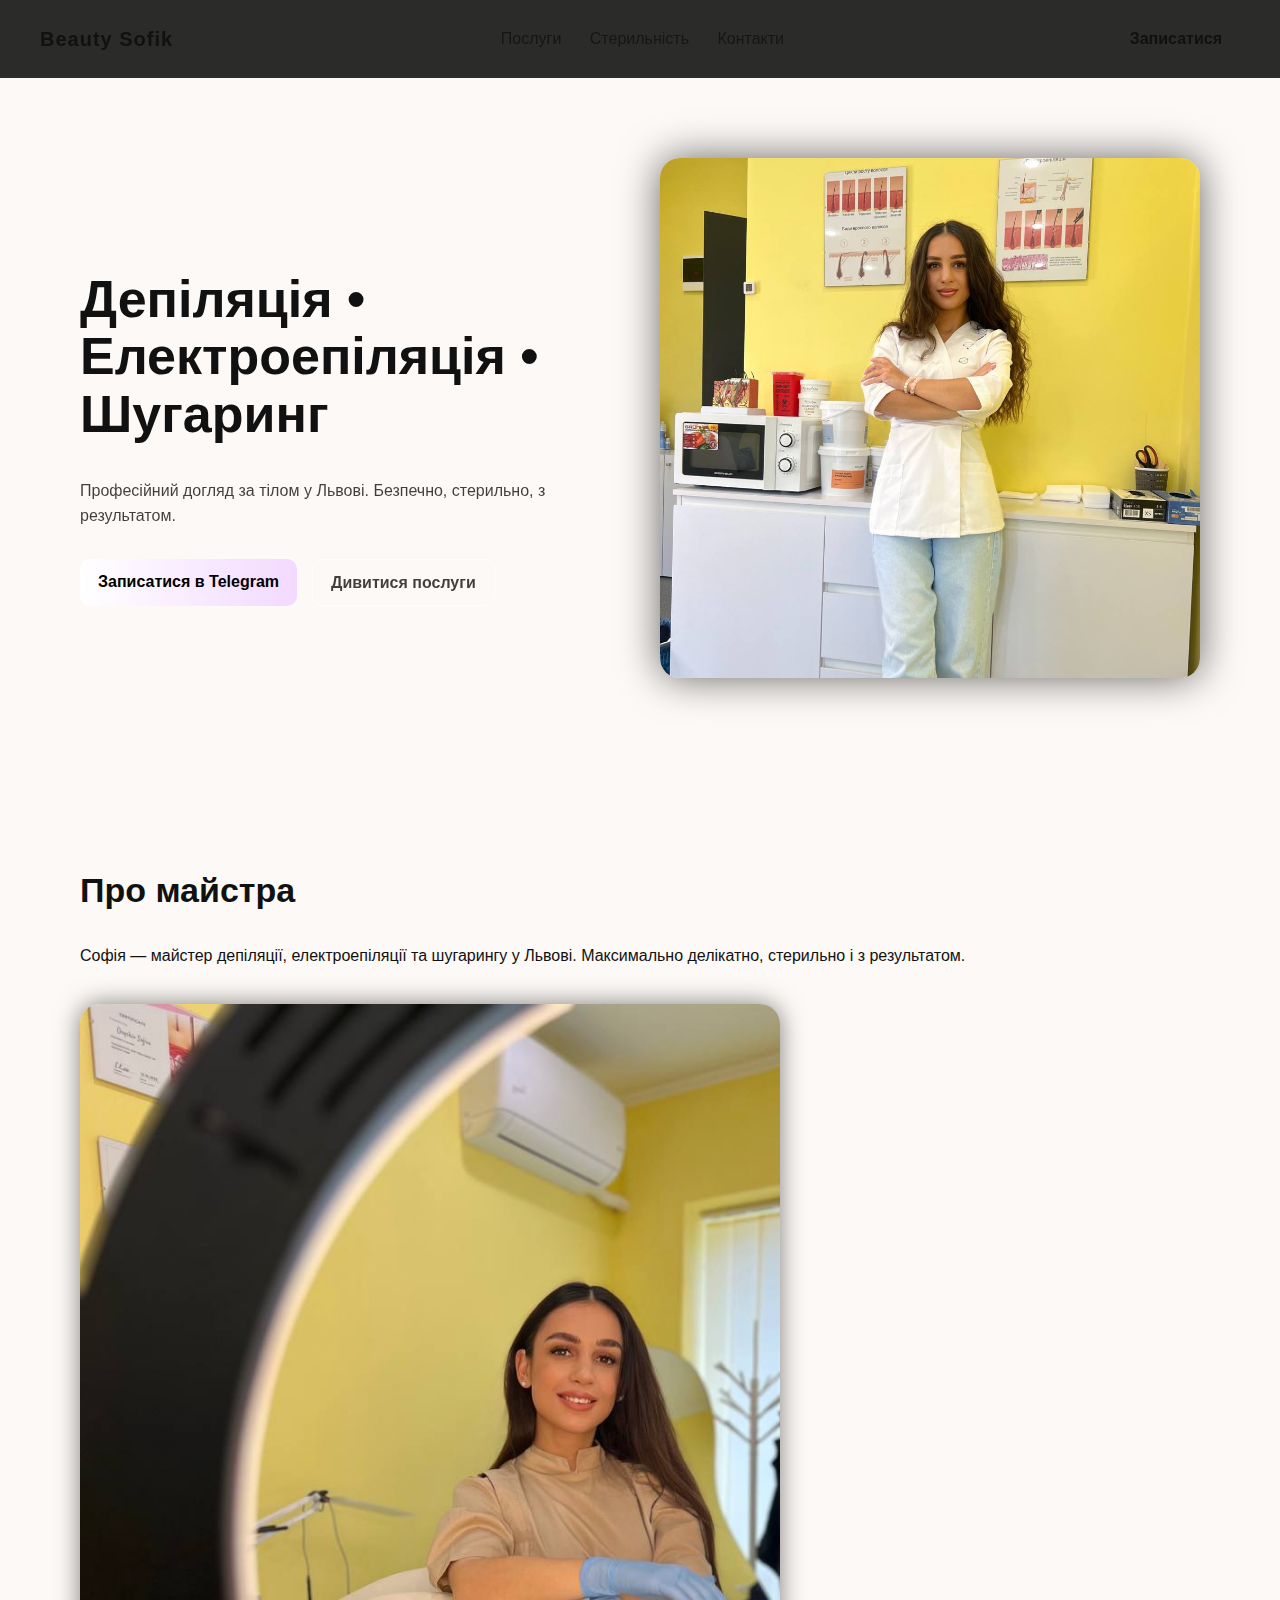
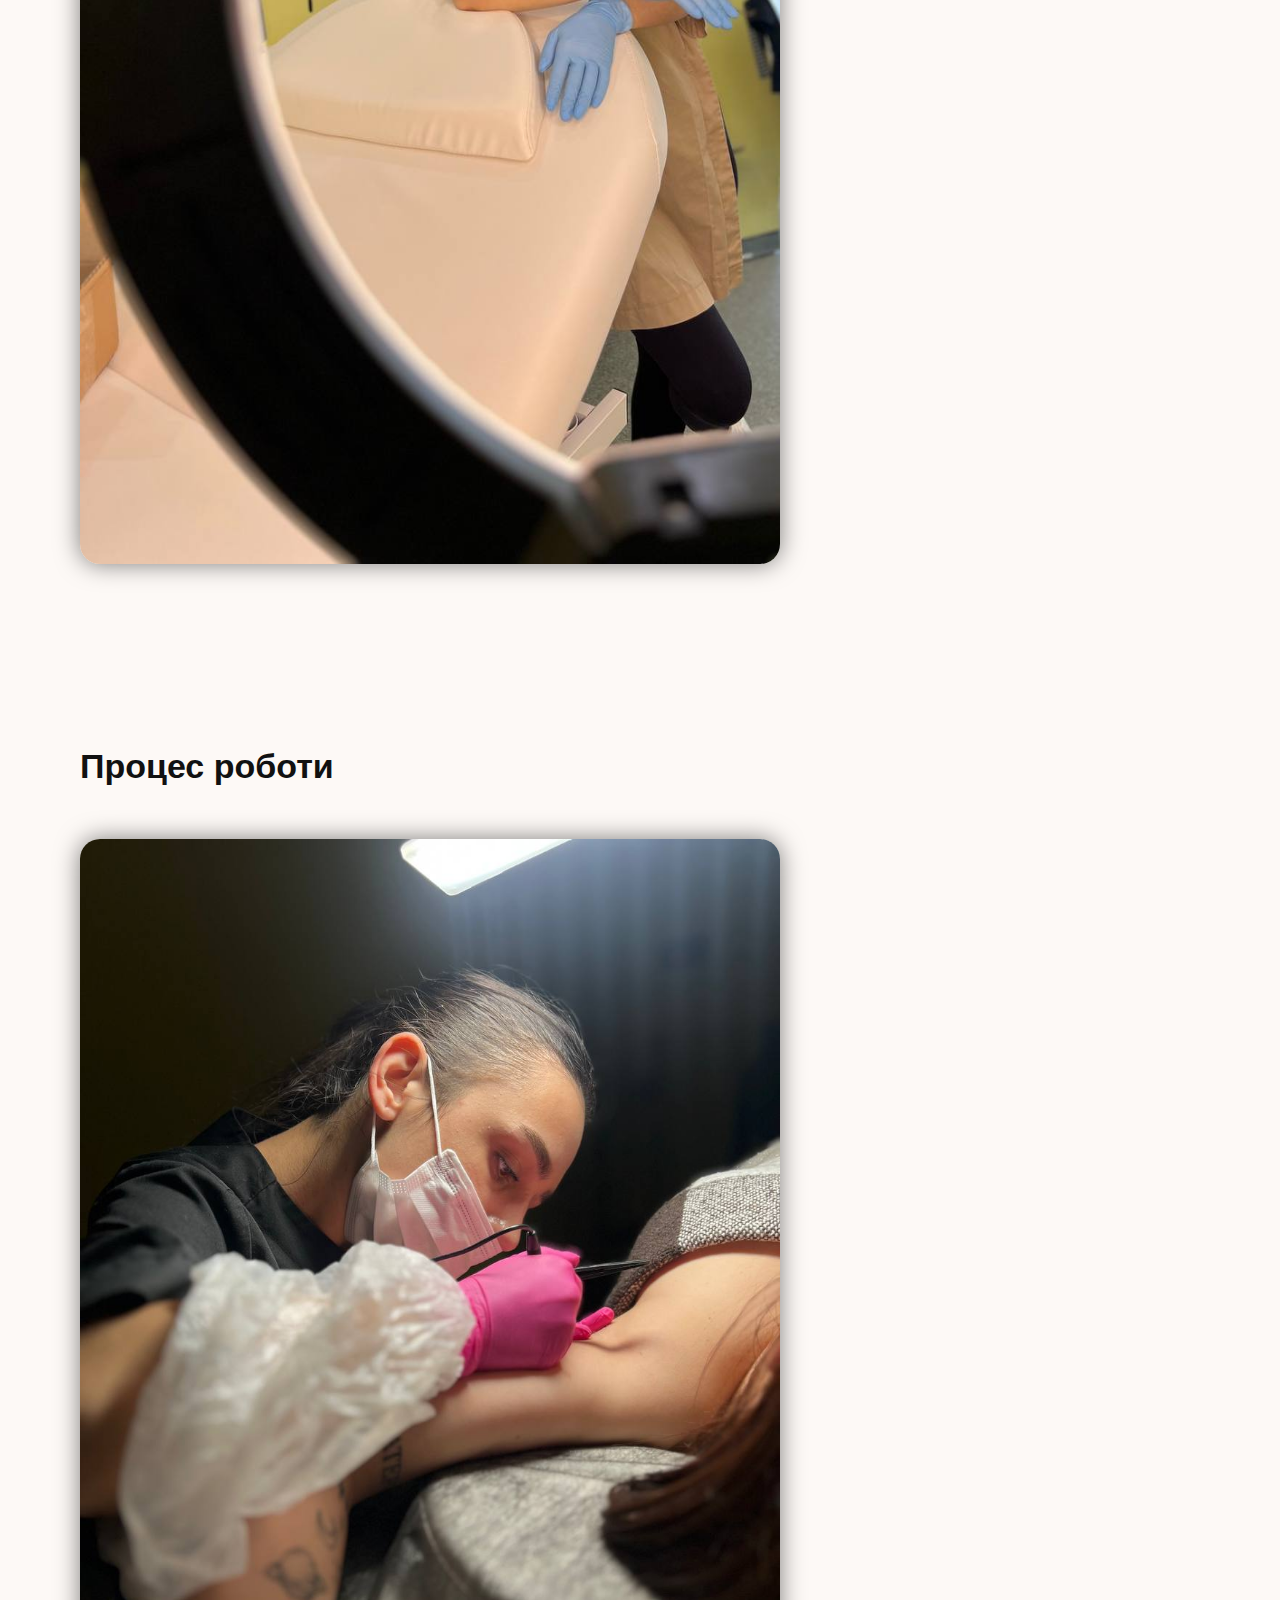
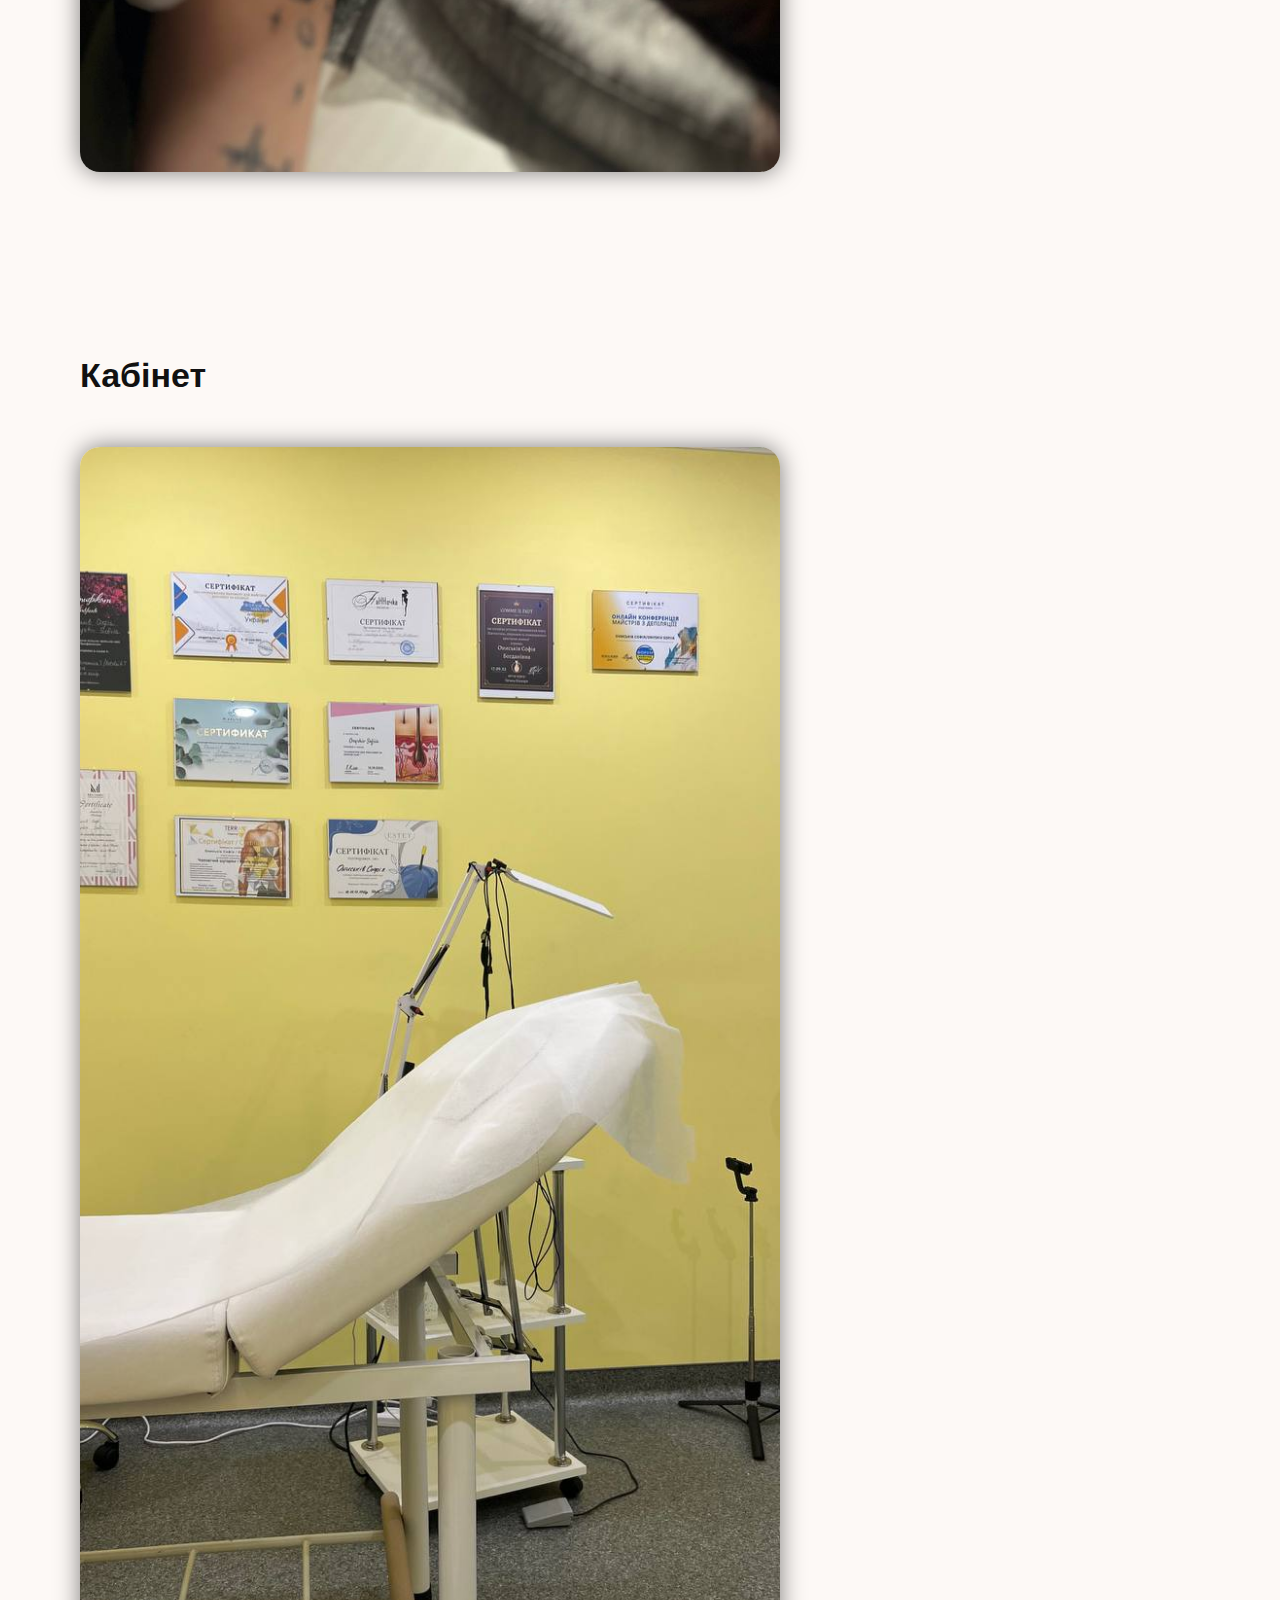
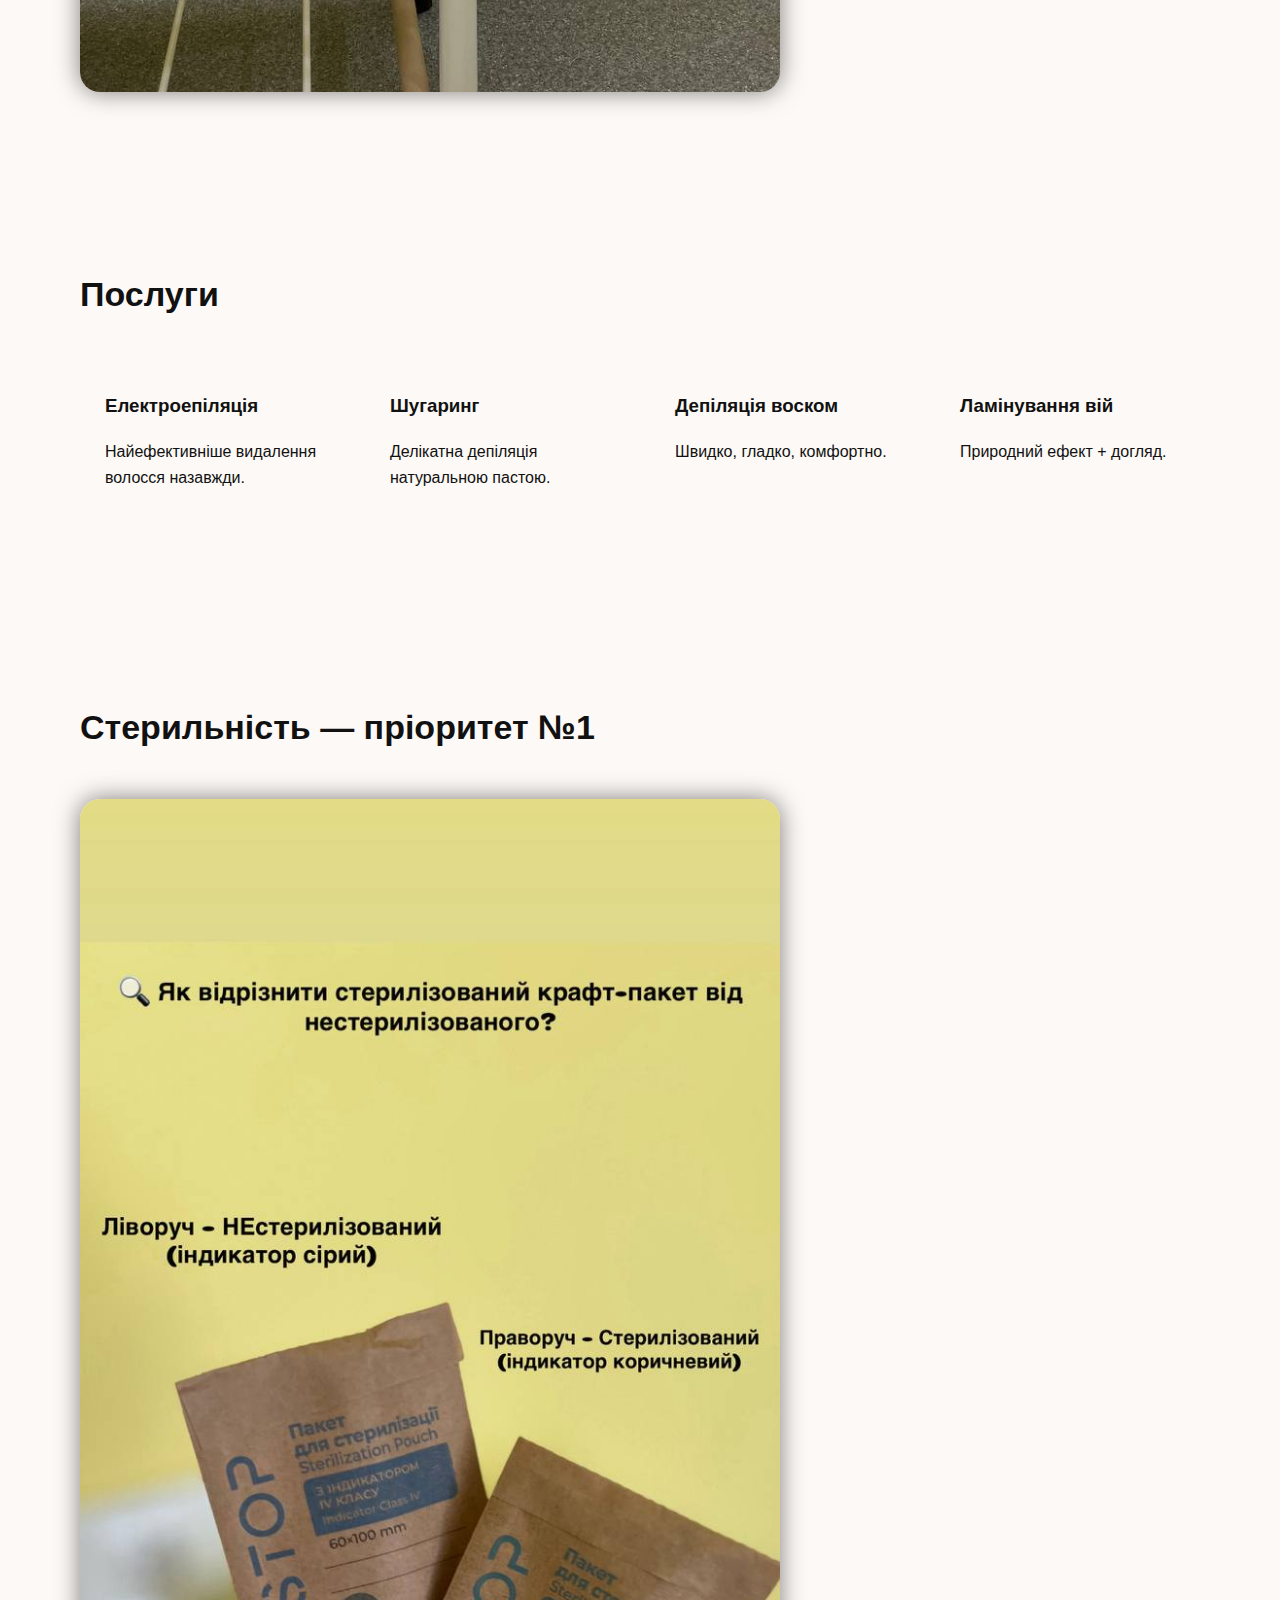
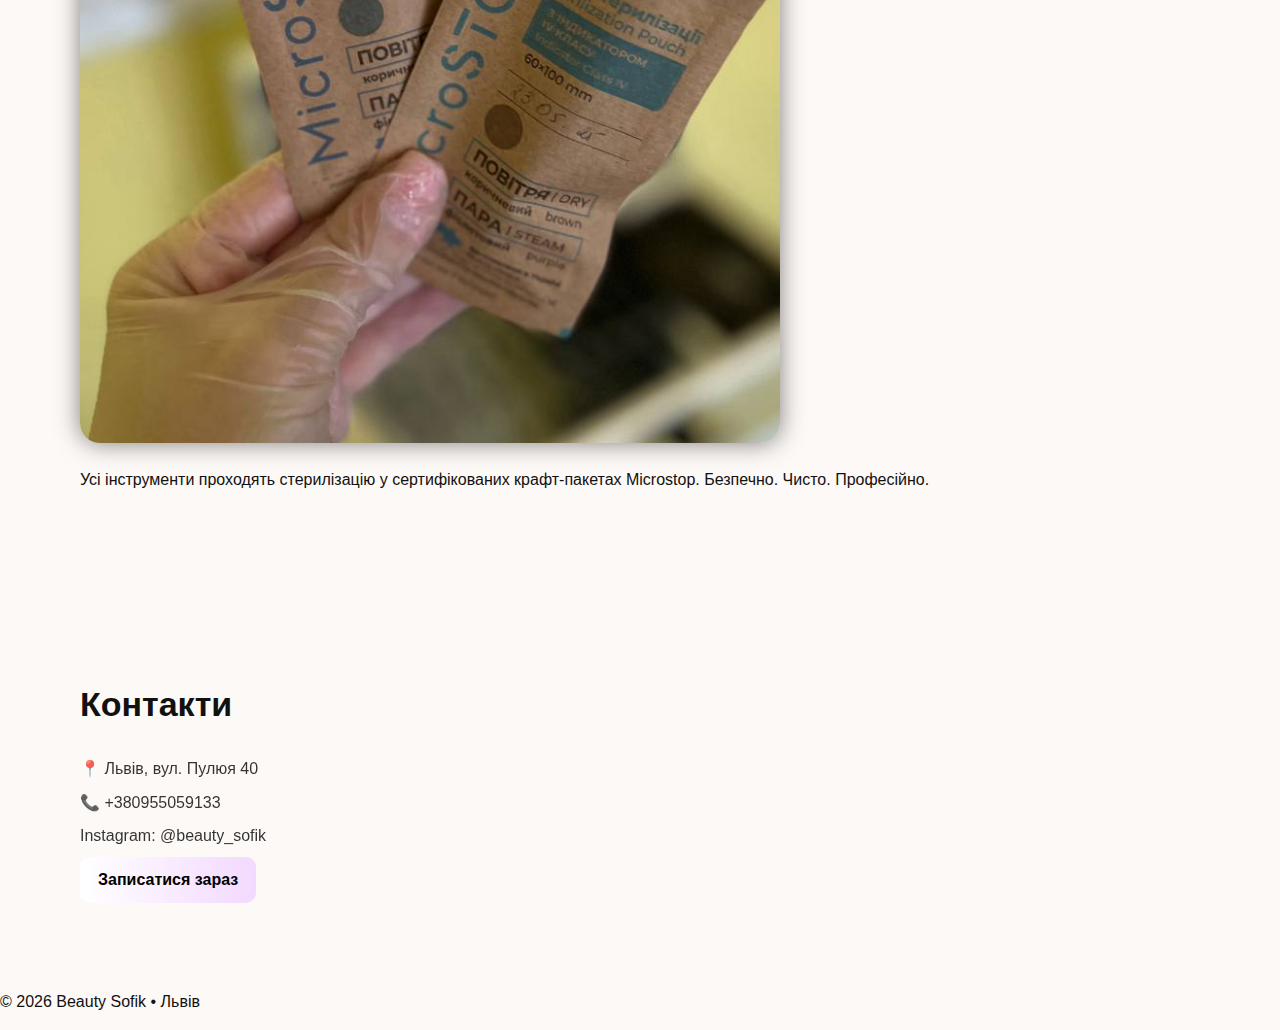
<file: index.html>
<!DOCTYPE html>
<html lang="uk">
<head>
  <meta charset="UTF-8" />
  <meta name="viewport" content="width=device-width, initial-scale=1.0" />
  <title>Beauty Sofik — Депіляція та Електроепіляція Львів</title>
  <link rel="stylesheet" href="css/style.css" />

</head>
<body>

  <!-- NAVBAR -->
  <header class="navbar">
    <div class="logo">Beauty Sofik</div>
    <nav>
      <a href="#services">Послуги</a>
      <a href="#sterile">Стерильність</a>
      <a href="#contact">Контакти</a>
    </nav>
    <a class="btn" href="https://t.me/beautysofikshop" target="_blank">Записатися</a>
  </header>

  <!-- HERO -->
  <section class="hero">
    <div class="hero-text">
      <h1>Депіляція • Електроепіляція • Шугаринг</h1>
      <p>
        Професійний догляд за тілом у Львові.  
        Безпечно, стерильно, з результатом.
      </p>

      <div class="hero-buttons">
        <a class="btn big" href="https://t.me/beautysofikshop" target="_blank">
          Записатися в Telegram
        </a>
        <a class="btn outline" href="#services">
          Дивитися послуги
        </a>
      </div>
    </div>

    <div class="hero-img">
      <img src="images/hero.jpg" alt="Майстер Софія">
    </div>
  </section>
<section class="section about">
  <div class="about-text">
    <h2>Про майстра</h2>
    <p>
      Софія — майстер депіляції, електроепіляції та шугарингу у Львові.
      Максимально делікатно, стерильно і з результатом.
    </p>
  </div>

  <img src="images/about.jpg" alt="Софія майстер" />
</section>
<section class="section">
  <h2>Процес роботи</h2>
  <img class="wide" src="images/process.jpg" alt="Процедура" />
</section>
<section class="section">
  <h2>Кабінет</h2>
  <img class="wide" src="images/studio.jpg" alt="Студія" />
</section>

  <!-- SERVICES -->
  <section id="services" class="section">
  <h2>Послуги</h2>

  <div class="services-grid">
    <div class="card">
      <h3>Електроепіляція</h3>
      <p>Найефективніше видалення волосся назавжди.</p>
    </div>

    <div class="card">
      <h3>Шугаринг</h3>
      <p>Делікатна депіляція натуральною пастою.</p>
    </div>

    <div class="card">
      <h3>Депіляція воском</h3>
      <p>Швидко, гладко, комфортно.</p>
    </div>

    <div class="card">
      <h3>Ламінування вій</h3>
      <p>Природний ефект + догляд.</p>
    </div>
  </div>
</section>


  <!-- STERILE -->
 <section id="sterile" class="section">
  <h2>Стерильність — пріоритет №1</h2>

  <div class="sterile-box">
    <img src="images/sterile.jpg" alt="Microstop стерилізація">

    <p>
      Усі інструменти проходять стерилізацію у сертифікованих
      крафт-пакетах Microstop.  
      Безпечно. Чисто. Професійно.
    </p>
  </div>
</section>


  <!-- CONTACT -->
  <section id="contact" class="section contact">
    <h2>Контакти</h2>
    <p>📍 Львів, вул. Пулюя 40</p>
    <p>📞 +380955059133</p>
    <p>Instagram: <a href="https://instagram.com/beauty_sofik" target="_blank">@beauty_sofik</a></p>

    <a class="btn big" href="https://t.me/beautysofikshop" target="_blank">
      Записатися зараз
    </a>
  </section>

  <!-- FOOTER -->
  <footer>
    <p>© 2026 Beauty Sofik • Львів</p>
  </footer>

</body>
</html>
</file>
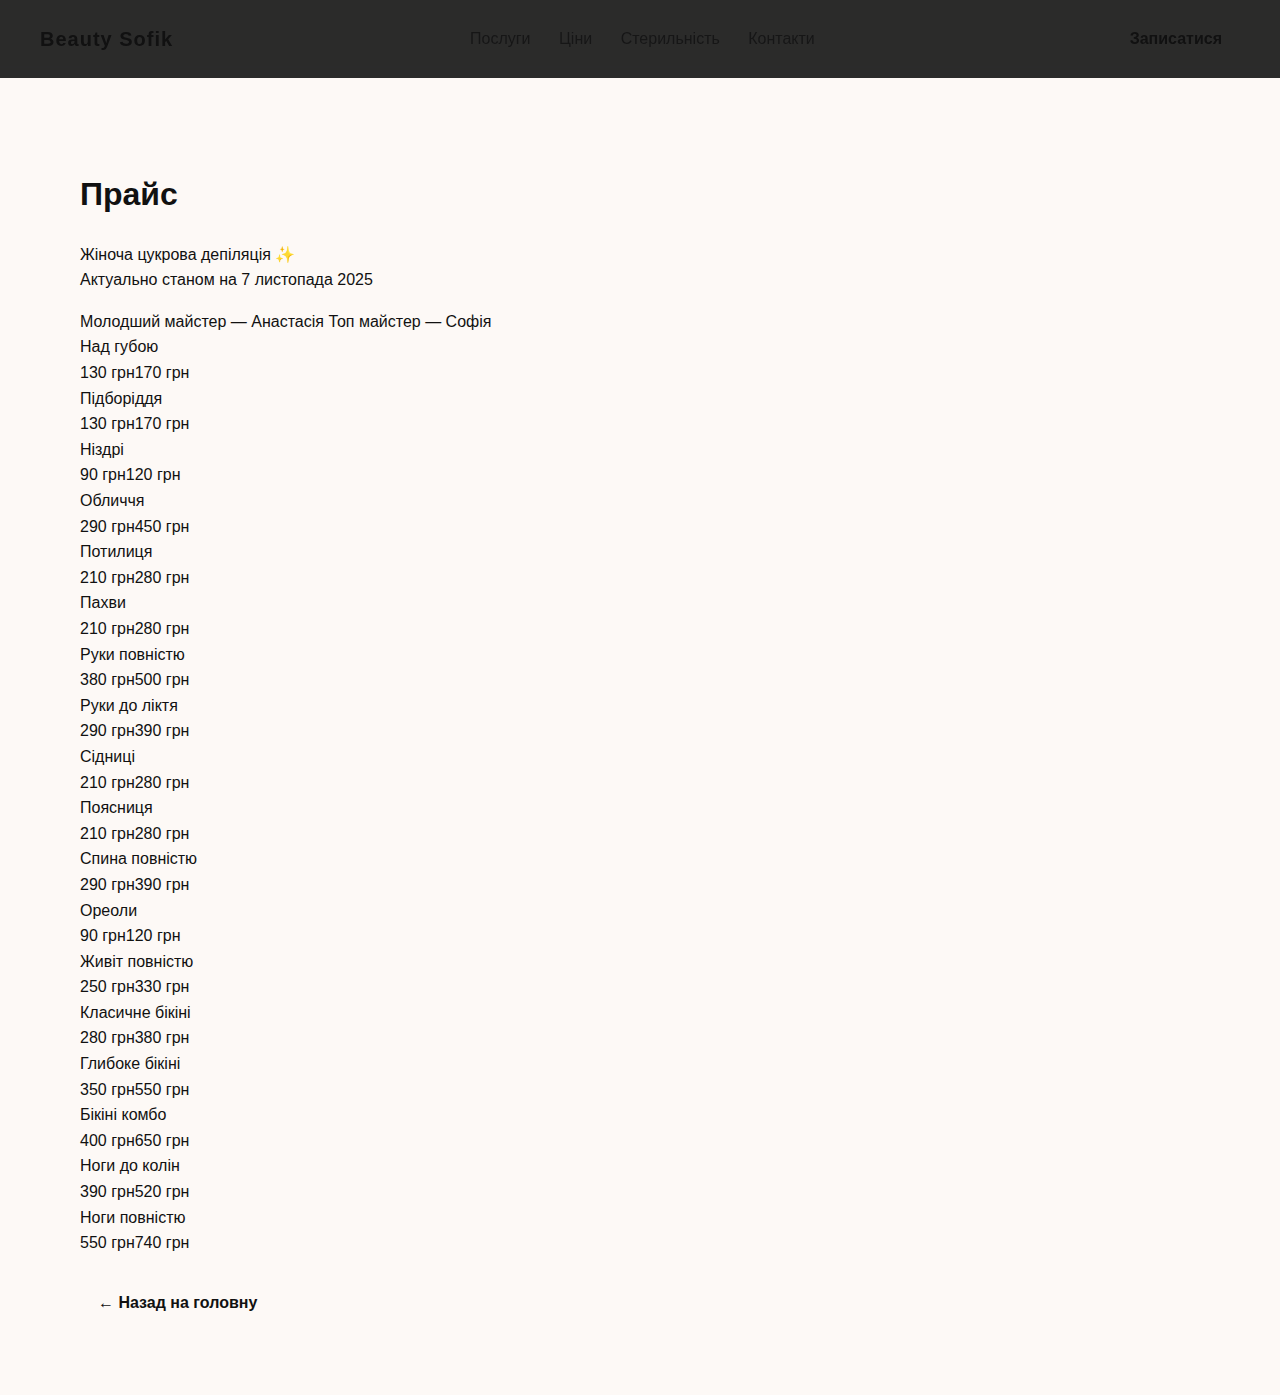
<file: prices.html>
<!DOCTYPE html>
<html lang="uk">
<head>
  <meta charset="UTF-8" />
  <meta name="viewport" content="width=device-width, initial-scale=1.0" />
  <title>Beauty Sofik — Ціни</title>
  <link rel="stylesheet" href="css/style.css" />
</head>
<body>

  <!-- NAVBAR -->
  <header class="navbar">
    <a href="index.html" class="logo">Beauty Sofik</a>

    <nav>
      <a href="index.html#services">Послуги</a>
      <a href="prices.html">Ціни</a>
      <a href="index.html#sterile">Стерильність</a>
      <a href="index.html#contact">Контакти</a>
    </nav>

    <a class="btn" href="https://t.me/+380955059133" target="_blank">
      Записатися
    </a>
  </header>

  <!-- PRICES -->
  <main class="container section">
    <h1 class="section-title">Прайс</h1>
    <p class="muted">
      Жіноча цукрова депіляція ✨<br>
      Актуально станом на 7 листопада 2025
    </p>

    <div class="price-legend">
      <span class="chip">Молодший майстер — Анастасія</span>
      <span class="chip">Топ майстер — Софія</span>
    </div>

    <div class="price-grid">

      <!-- Cards -->
      <div class="price-card"><div class="name">Над губою</div><div class="vals"><span>130 грн</span><span>170 грн</span></div></div>
      <div class="price-card"><div class="name">Підборіддя</div><div class="vals"><span>130 грн</span><span>170 грн</span></div></div>
      <div class="price-card"><div class="name">Ніздрі</div><div class="vals"><span>90 грн</span><span>120 грн</span></div></div>
      <div class="price-card"><div class="name">Обличчя</div><div class="vals"><span>290 грн</span><span>450 грн</span></div></div>
      <div class="price-card"><div class="name">Потилиця</div><div class="vals"><span>210 грн</span><span>280 грн</span></div></div>

      <div class="price-card"><div class="name">Пахви</div><div class="vals"><span>210 грн</span><span>280 грн</span></div></div>
      <div class="price-card"><div class="name">Руки повністю</div><div class="vals"><span>380 грн</span><span>500 грн</span></div></div>
      <div class="price-card"><div class="name">Руки до ліктя</div><div class="vals"><span>290 грн</span><span>390 грн</span></div></div>

      <div class="price-card"><div class="name">Сідниці</div><div class="vals"><span>210 грн</span><span>280 грн</span></div></div>
      <div class="price-card"><div class="name">Поясниця</div><div class="vals"><span>210 грн</span><span>280 грн</span></div></div>
      <div class="price-card"><div class="name">Спина повністю</div><div class="vals"><span>290 грн</span><span>390 грн</span></div></div>

      <div class="price-card"><div class="name">Ореоли</div><div class="vals"><span>90 грн</span><span>120 грн</span></div></div>
      <div class="price-card"><div class="name">Живіт повністю</div><div class="vals"><span>250 грн</span><span>330 грн</span></div></div>

      <div class="price-card"><div class="name">Класичне бікіні</div><div class="vals"><span>280 грн</span><span>380 грн</span></div></div>
      <div class="price-card"><div class="name">Глибоке бікіні</div><div class="vals"><span>350 грн</span><span>550 грн</span></div></div>
      <div class="price-card"><div class="name">Бікіні комбо</div><div class="vals"><span>400 грн</span><span>650 грн</span></div></div>

      <div class="price-card"><div class="name">Ноги до колін</div><div class="vals"><span>390 грн</span><span>520 грн</span></div></div>
      <div class="price-card"><div class="name">Ноги повністю</div><div class="vals"><span>550 грн</span><span>740 грн</span></div></div>

    </div>

    <!-- Buttons -->
    <div style="margin-top: 24px;">
      <a class="btn" href="index.html">← Назад на головну</a>
    </div>

  </main>

</body>
</html>
</file>
<file: css/style.css>
body {
  margin: 0;
  font-family: "Arial", sans-serif;
  background: #fdf9f6;
  color: #111;
  line-height: 1.6;
}

a {
  color: inherit;
  text-decoration: none;
}

/* NAVBAR */
.navbar {
  position: sticky;
  top: 0;
  background: rgba(20, 20, 20, 0.9);
  padding: 16px 40px;
  display: flex;
  justify-content: space-between;
  align-items: center;
  backdrop-filter: blur(10px);
}

.logo {
  font-size: 20px;
  font-weight: bold;
  letter-spacing: 1px;
}

nav a {
  margin: 0 12px;
  opacity: 0.8;
}

nav a:hover {
  opacity: 1;
}

/* BUTTONS */
.btn {
  padding: 10px 18px;
  border-radius: 10px;
  font-weight: bold;
  display: inline-block;
}

.btn.big {
  background: linear-gradient(90deg, #fff, #f3d9ff);
  color: black;
}

.btn.big:hover {
  background: #ddd;
}

.btn.outline {
  border: 1px solid white;
  opacity: 0.8;
}

.btn.outline:hover {
  opacity: 1;
}

/* HERO */
.hero {
  display: grid;
  grid-template-columns: 1fr 1fr;
  padding: 80px;
  gap: 40px;
  align-items: center;
}

.hero h1 {
  font-size: 52px;
  line-height: 1.1;
}

.hero p {
  opacity: 0.8;
  margin-top: 20px;
}

.hero-buttons {
  margin-top: 30px;
  display: flex;
  gap: 15px;
}

.hero-img img {
  width: 100%;
  border-radius: 20px;
  object-fit: cover;
  box-shadow: 0 0 40px rgba(0,0,0,0.6);
  max-height: 520px;
}

/* SECTIONS */
.section {
  padding: 70px 80px;
}

.section h2 {
  font-size: 34px;
  margin-bottom: 25px;
}

/* SERVICES CARDS */
.services-grid {
  display: grid;
  grid-template-columns: repeat(auto-fit, minmax(230px, 1fr));
  gap: 20px;
}

.card {
  background: rgba(255,255,255,0.05);
  padding: 25px;
  border-radius: 20px;
  transition: 0.2s;
}

.card:hover {
  transform: translateY(-5px);
  background: rgba(255,255,255,0.08);
}

/* IMAGES */
.section img,
.wide {
  width: 100%;
  max-width: 700px;
  border-radius: 20px;
  margin-top: 20px;
  box-shadow: 0 0 25px rgba(0,0,0,0.5);
}

/* CONTACT */
#contact p {
  margin: 8px 0;
  opacity: 0.85;
}

/* MOBILE */
@media(max-width: 900px) {
  .hero {
    grid-template-columns: 1fr;
    padding: 40px;
  }

  .section {
    padding: 40px;
  }
/* PRICES */
.prices {
  text-align: center;
}

.subtext {
  opacity: 0.8;
  margin-bottom: 30px;
}

.price-grid {
  display: grid;
  grid-template-columns: repeat(auto-fit, minmax(220px, 1fr));
  gap: 20px;
  margin-top: 30px;
}

.price-card {
  background: #111;
  border: 1px solid rgba(255,255,255,0.15);
  padding: 25px;
  border-radius: 18px;
  transition: 0.25s ease;
}

.price-card:hover {
  transform: translateY(-6px);
  border-color: white;
}

.price-card h3 {
  margin-bottom: 10px;
}

.price {
  font-size: 22px;
  font-weight: bold;
  margin-bottom: 10px;
}

.price-card span {
  opacity: 0.75;
  font-size: 14px;
}

}
</file>
